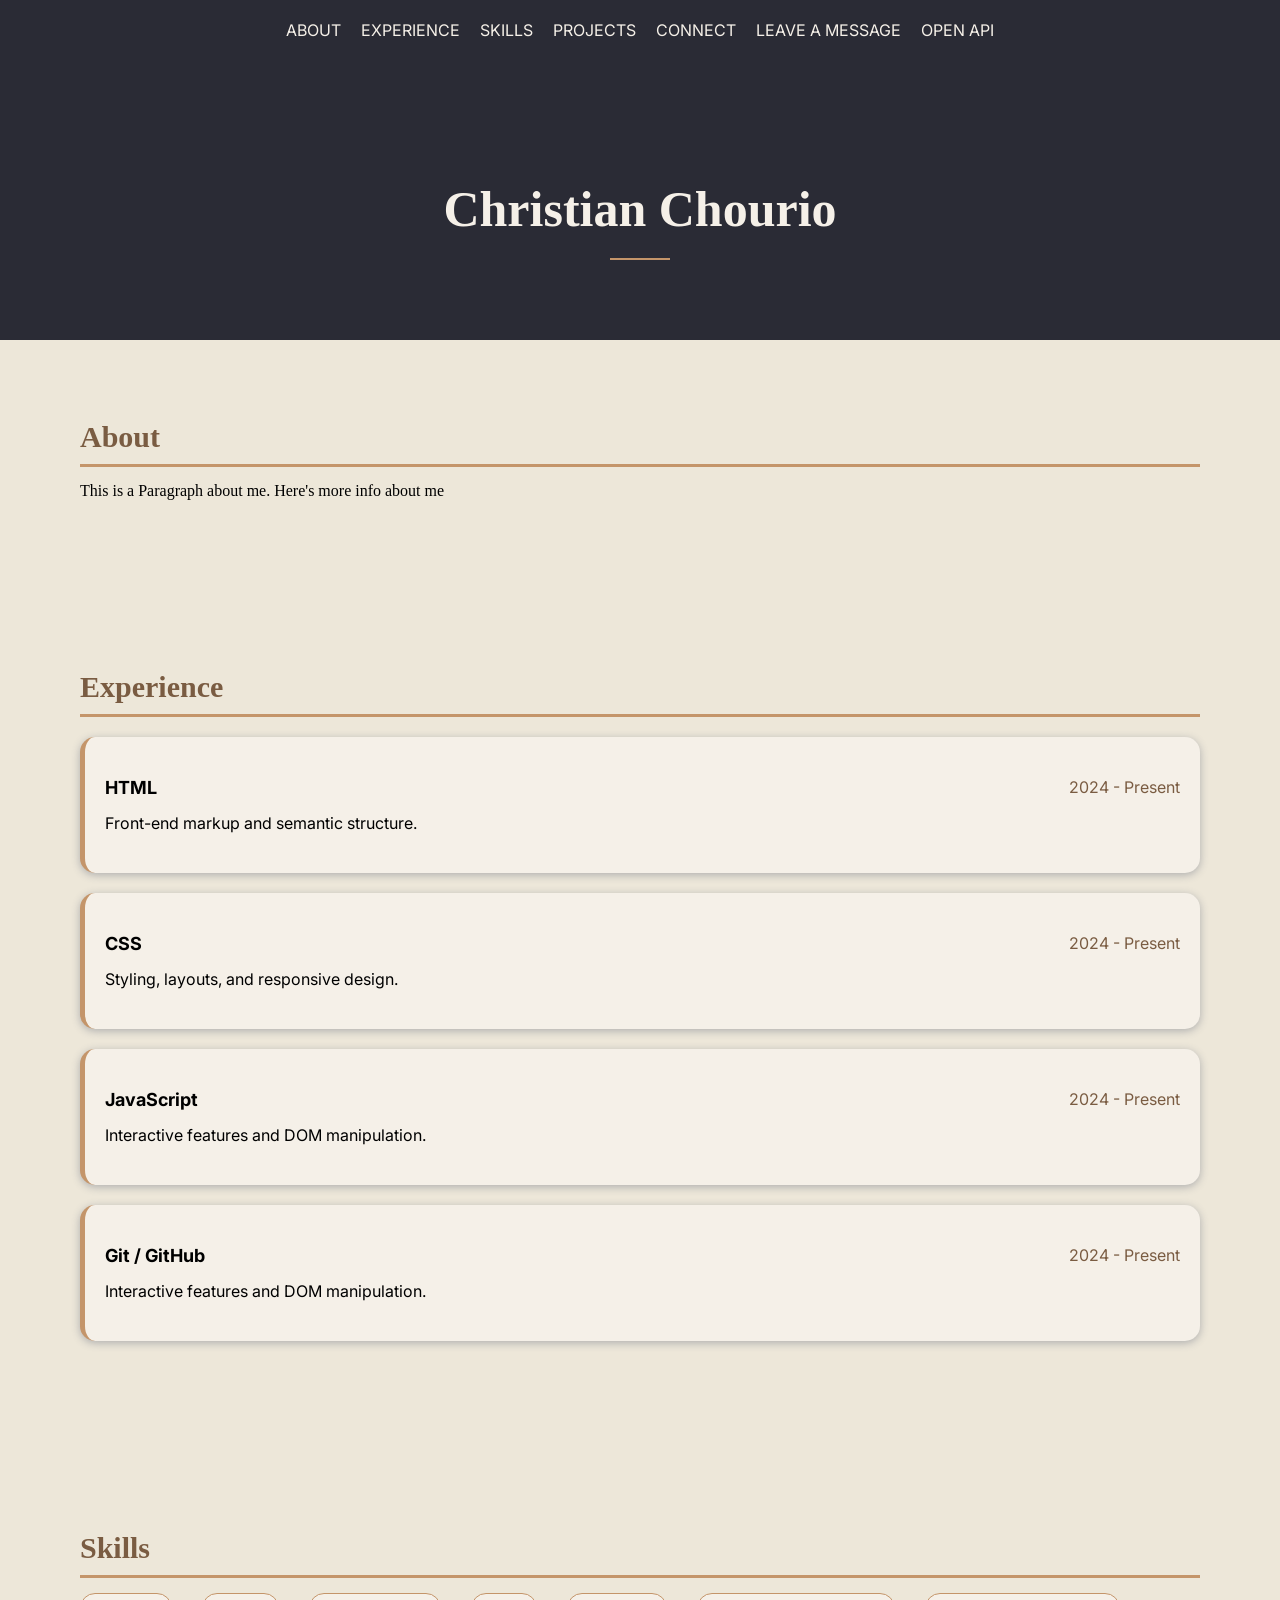
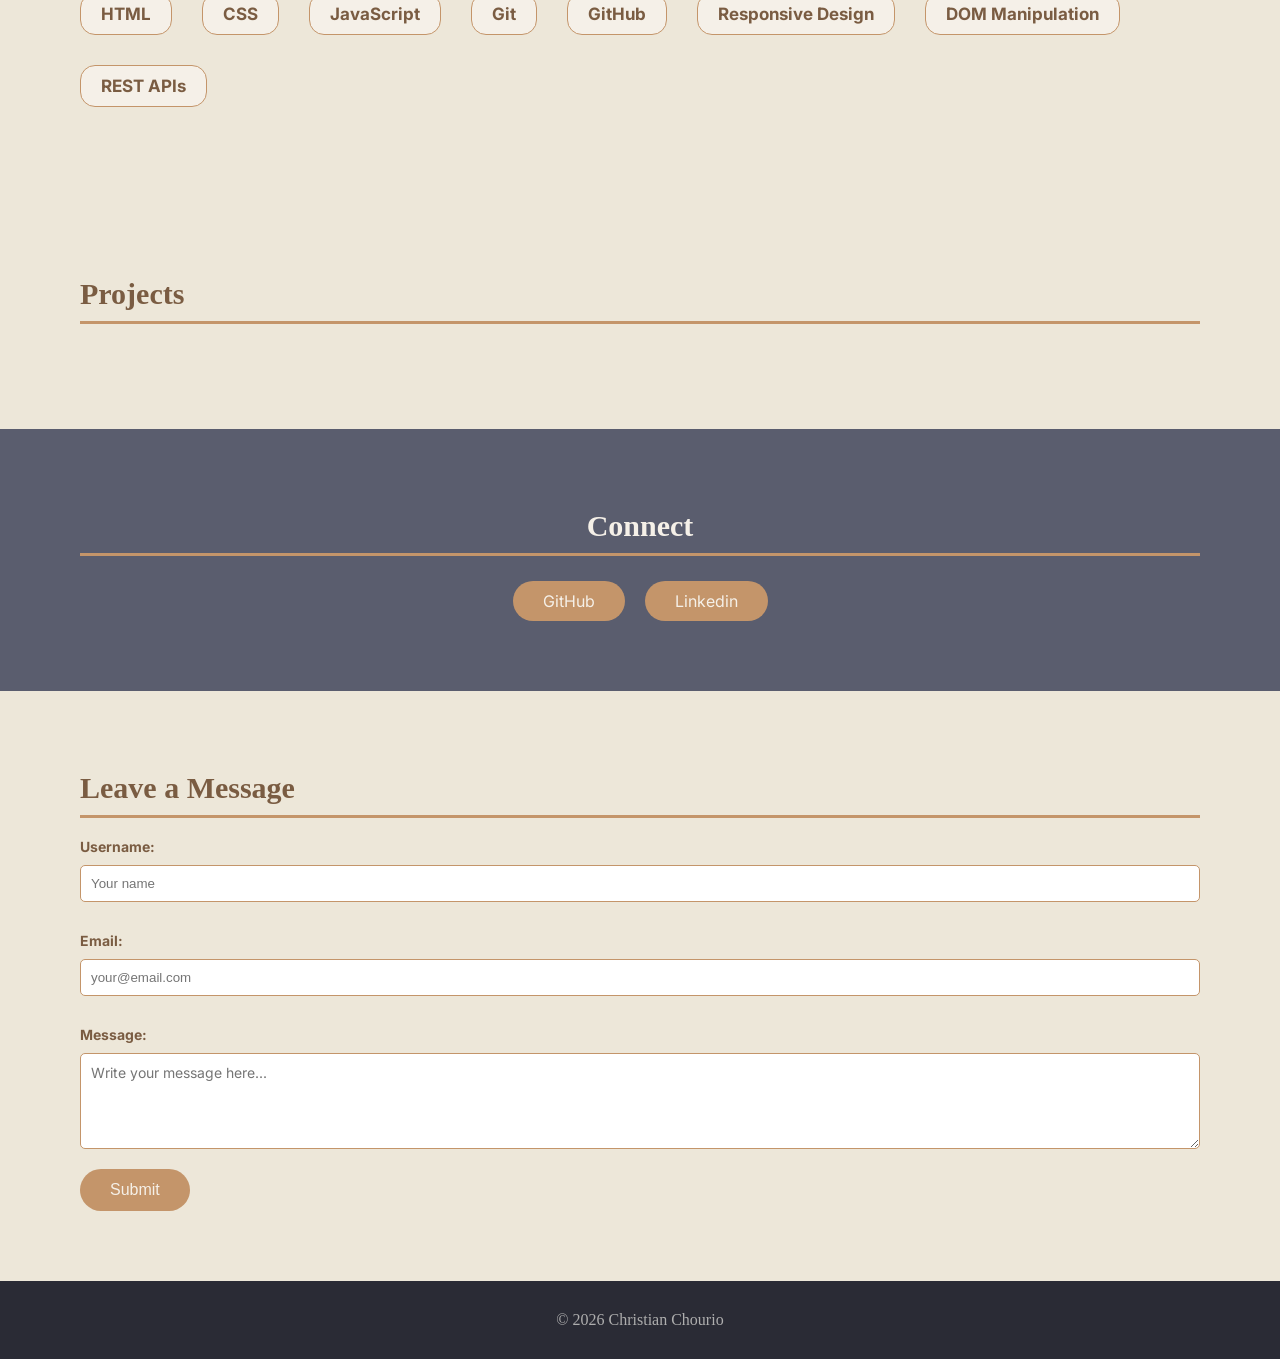
<file: index.html>
<!DOCTYPE html>
<html lang="en">

<head>
    <meta charset="UTF-8">
    <meta name="viewport" content="width=device-width, initial-scale=1.0">

    <title>Christian Chourio's Porfolio</title>

    <!-- Google Fonts -->
    <link rel="preconnect" href="https://fonts.googleapis.com">
    <link rel="preconnect" href="https://fonts.gstatic.com" crossorigin>
    <link href="https://fonts.googleapis.com/css2?family=Inter:ital,opsz,wght@0,14..32,100..900;1,14..32,100..900&display=swap"rel="stylesheet">

    <!-- Styles CSS -->
    <link rel="stylesheet" href="css/index.css">

</head>

<body>
    <nav>
        <a href="#about">About</a>
        <a href="#experience">Experience</a>
        <a href="#skills">Skills</a>
        <a href="#projects">Projects</a>
        <a href="#connect">Connect</a>
        <a href="#leaveMessage">Leave a Message</a>
        <a href="openapi.html">Open API</a>
    </nav>

    <header>
        <h1>Christian Chourio</h1>
        <div class="headerLine"></div>
    </header>

    <section id="about">
        <h2>About</h2>
        <div class="sectionLine"></div>
        <p>This is a Paragraph about me. Here's more info about me</p>
    </section>

    <section id="experience">
        <h2>Experience</h2>
        <div class="sectionLine"></div>
        <ul>
            <li>
                <div class="expHeader">
                    <div class="expTitle">HTML</div>
                    <div class="expDate">2024 - Present</div>
                </div>
                <p class="expDescription">Front-end markup and semantic structure.</p>
            </li>
            <li>
                <div class="expHeader">
                    <div class="expTitle">CSS</div>
                    <div class="expDate">2024 - Present</div>
                </div>
                <p class="expDescription">Styling, layouts, and responsive design.</p>
            </li>
            <li>
                <div class="expHeader">
                    <div class="expTitle">JavaScript</div>
                    <div class="expDate">2024 - Present</div>
                </div>
                <p class="expDescription">Interactive features and DOM manipulation.</p>
            </li>
            <li>
                <div class="expHeader">
                    <div class="expTitle">Git / GitHub</div>
                    <div class="expDate">2024 - Present</div>
                </div>
                <p class="expDescription">Interactive features and DOM manipulation.</p>
            </li>
        </ul>
    </section>

    <section id="skills">
        <h2>Skills</h2>
        <div class="sectionLine"></div>
        <ul></ul>
    </section>

    <section id="projects">
        <h2>Projects</h2>
        <div class="sectionLine"></div>
        <ul></ul>
    </section>

    <section id="connect">
        <h2>Connect</h2>
        <div class="sectionLine"></div>
        <ul>
            <li><a target="_blank" href="https://github.com/cchourio">GitHub</a></li>
            <li><a target="_blank" href="https://www.linkedin.com/in/christian-chourio-2a623574/?locale=en">Linkedin</a>
            </li>
        </ul>
    </section>

    <section id="leaveMessage">
        <h2>Leave a Message</h2>
        <div class="sectionLine"></div>
        <form name="leave_message">
            <label>Username: <input type="text" name="usersName" required placeholder="Your name"> </label>
            <label>Email: <input id="usersEmail" type="text" name="usersEmail" required placeholder="your@email.com">
            </label>
            <label>Message: <textarea id="usersMessage" name="usersMessage" required
                    placeholder="Write your message here..."></textarea></label>
            <button>Submit</button>
        </form>
    </section>

    <section id="messages">
        <ul></ul>
    </section>

    <footer> </footer>

    <script src="js/index.js"></script>

</body>

</html>
</file>
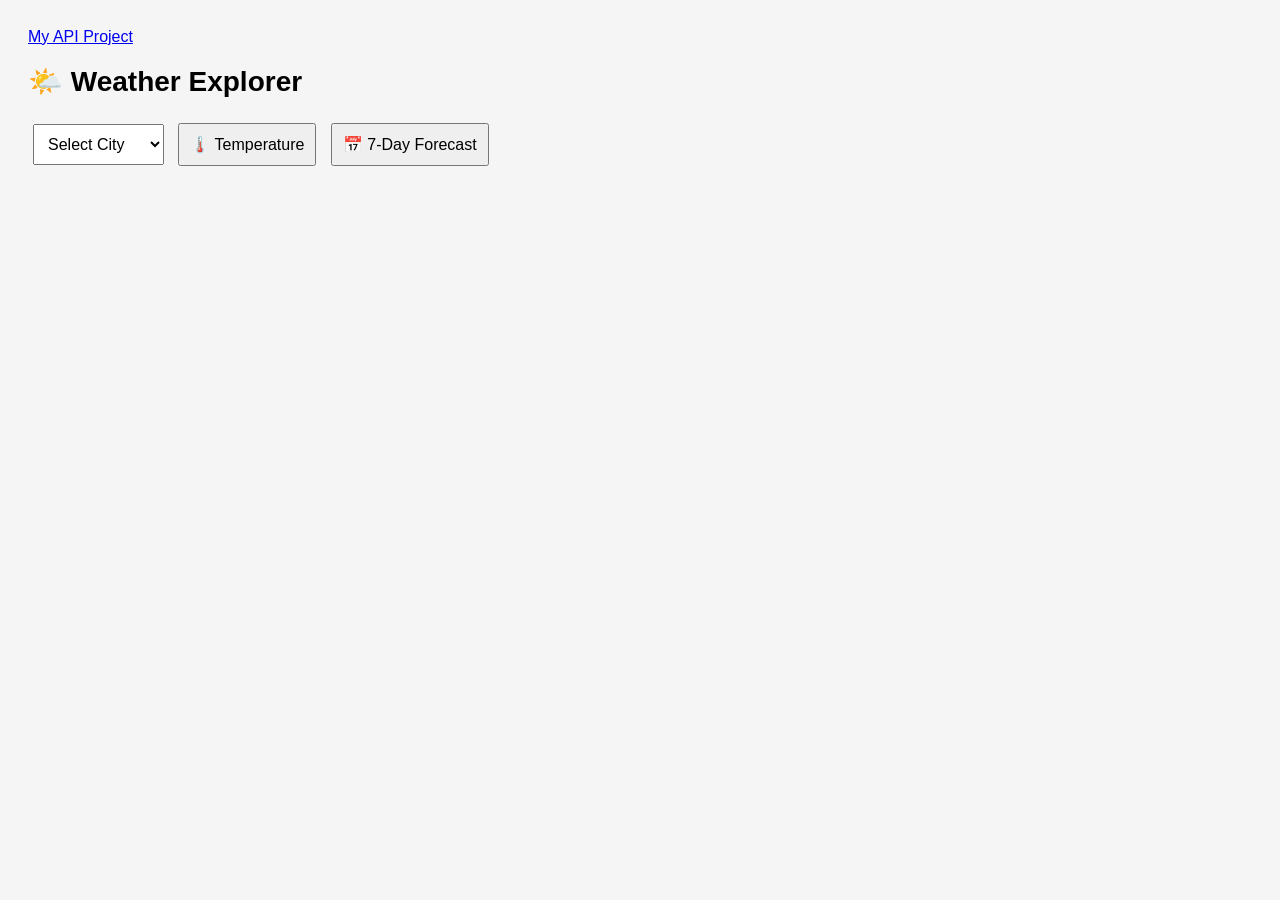
<file: openapi.html>
<!DOCTYPE html>
<html lang="en">
<head>
    <meta charset="UTF-8">
    <meta name="viewport" content="width=device-width, initial-scale=1.0">
    <title>Open API</title>

    <link rel="stylesheet" href="css/openapi.css">
</head>
<body>

    <nav>
        <a href="index.html">My API Project</a>
    </nav>

    <h1>🌤️ Weather Explorer</h1>

    <form>
        <select name="city">  
            <option value="">Select City</option>
            <option value="New York">New York</option>
            <option value="Miami">Miami</option>
            <option value="Los Angeles">Los Angeles</option>
            <option value="Chicago">Chicago</option>
            <option value="Atlanta">Atlanta</option>
        </select>
        <button type="submit" id="temperature">🌡️ Temperature</button>
        <button type="submit" id="conditions">📅 7-Day Forecast</button>
    </form>

    <div id="result" style="display: none;">
        <h2 id="cityName"></h2>
        <p id="resultValue"></p>
        <p id="resultSub"></p>
        <div id="forecast" style="display: none;"></div>
    </div>


    <script src="js/openapi.js"></script>
</body>
</html>
</file>
<file: css/index.css>
* {
    padding: 0;
    margin: 0;
    box-sizing: border-box;
    /* outline: none; */
}  

:root {
    --cream:   #f5f0e8;
    --warm-bg: #ede7d9;
    --earth:   #c4956a;   /* warm skin/brown from image */
    --deep:    #7a5c42;   /* darker brown */
    --slate:   #5a5d6e;   /* blue-grey from shirt */
    --charcoal:#2a2b35;   /* near-black background from image */
    --accent:  #c0553a;   /* editorial red accent */
    --text:    #1c1a16;
    --muted:   #8a8070;
    --shadow:  #aeaeae;
}

html {
    scrollbar-width: auto;
    scrollbar-color: var(--earth) var(--cream); /* thumb track */
}

body {
    background: var(--warm-bg);
}

img.headerImage {
    position: fixed;
    top: 0;
    left: 0;
    width: 100%;
    height: auto;
    display: inline-block;
}

/* Section Nav */
nav {
    /* position: fixed; */
    /* width: 100%; */
    padding: 20px 0px;
    background: var(--charcoal);
    font-family: "Inter", sans-serif;

    display: flex;
    flex-direction: row;
    gap: 20px;
    justify-content: center;

}

nav a{
    text-decoration: none;
    color: var(--cream);
    text-transform: uppercase;
    transition: color 0.5s;
}

nav a:hover {
    color: var(--earth);
}

/* Section Header */

header {
    background: var(--charcoal);
    padding-top: 120px;
    padding-bottom: 80px;
    display: flex;
    flex-direction: column;
    justify-content: center;
    align-items: center;
}

.headerLine {
    height: 2px;
    width: 60px;
    background: var(--earth);
    margin-top: 20px;
}

h1 {
    font-size: 50px;
    color: var(--cream);
}

h2 {
    color: var(--deep);
    font-size: 30px;
}

/* General Style section */

section {
    padding: 80px;
    margin-bottom: 10px; 
}

.sectionLine {
    height: 3px;
    width: 100%;
    background: var(--earth);
    margin-top: 10px;
    margin-bottom: 15px;
}

/* Section about */
#about {

}

/* Section Experience */
#experience {

}

#experience ul {
    list-style: none;
    font-family: "Inter", sans-serif;
}

#experience ul li {
    background: var(--cream);
    margin: 20px 0px;
    padding: 40px 20px;
    border-radius: 15px;
    box-shadow: 0px 2px 8px var(--shadow);
    border-left: 5px solid var(--earth);
}

.expHeader {
    display: flex;
    justify-content: space-between;
}
.expTitle {
    font-size: 18px;
    font-weight: bold;
}
.expDate {
    color: var(--deep);
}
.expDescription {
    margin-top: 15px;
}

/* Section Skills */

#skills ul {
    max-width: 100%;
    display: flex;
    flex-wrap: wrap;
    gap: 30px;
}

#skills ul li {
    list-style: none;
    background: var(--cream);
    padding: 10px 20px;
    border: 1px solid var(--earth);
    border-radius: 15px;
    font-family: "Inter", sans-serif;
    font-weight: bold;
    font-size: 17px;
    color: var(--deep);
    transition: all 0.5s;
    cursor: pointer;
}

#skills ul li:hover {
    background: var(--earth);
    border: 1px solid var(--earth);
    color: var(--cream);
}

/* Projects */
#projects ul {
    max-width: 100%;
    display: flex;
    flex-wrap: wrap;
    gap: 30px;
}

#projects ul li {
    list-style: none;
    background: var(--cream);
    padding: 10px 20px;
    border: 1px solid var(--earth);
    border-radius: 15px;
    font-family: "Inter", sans-serif;
    font-weight: bold;
    font-size: 17px;
    color: var(--deep);
    transition: all 0.5s;
    cursor: pointer;
}

#projects ul li:hover {
    background: var(--earth);
    border: 1px solid var(--earth);
    color: var(--cream);
}

#projects ul li a {
    transition: all 0.5s;
    text-decoration: none;
    color: var(--deep);
}

#projects ul li a:hover {
    color: var(--cream);
}

/* Section Connect */
#connect {
    background: var(--slate);
    margin-bottom: 0px;
}

#connect h2 {
    color: var(--cream);
    text-align: center;
}

#connect ul {
    list-style: none;

    display: flex;
    justify-content: center;
    gap: 20px;
    font-family: "Inter", sans-serif;
}

#connect ul li {
    margin-top: 20px;
}

#connect ul li a {
    text-decoration: none;
    color: var(--cream);
    background: var(--earth);
    padding: 10px 30px;
    border-radius: 55px;
}

#connect ul li a:hover {
    background: var(--deep);
}

/* leaveMessage */
#leaveMessage {
    padding-bottom: 30px;
}

#leaveMessage form label{
    display: flex;
    flex-direction: column;
    color: var(--deep);
    font-family: "Inter", sans-serif;
    font-weight: bold;
    margin: 20px 0px;
    font-size: 14px;
}

#leaveMessage form input {
    padding: 10px 10px;
    border: 1px solid var(--earth);
    margin: 10px 0px;
    transition: all .2s;
    border-radius: 5px;
}

#leaveMessage form textarea {
    margin-top: 10px;
    border: 1px solid var(--earth);
    padding: 0px 10px;
    padding-top: 10px;
    padding-bottom: 50px;
    font-family: "Inter", sans-serif;
    font-size: 14px;
    border-radius: 5px;
}

#leaveMessage button { 
    padding: 12px 30px;
    border: none;
    border-radius: 55px;
    background: var(--earth);
    color: var(--cream);
    font-size: 16px;
    cursor: pointer;
}

#leaveMessage button:hover {
    background: var(--deep);
}

/* Messages */
#messages {
    font-size: 18px;
    padding-top: 0px;
    padding-bottom: 20px;
}

#messages ul li{

    display: flex;
    flex-direction: column;
    list-style: none;

    background: var(--cream);
    margin: 20px 0px;
    padding: 40px 20px;
    border-radius: 15px;
    box-shadow: 0px 2px 8px var(--shadow);
    border-left: 5px solid var(--earth);
}

#messages ul li a {
    text-decoration: none;
    color: var(--earth);
}

#messages ul li a:hover {
    text-decoration: none;
    color: var(--deep);
}

#messages ul li span {
    margin-top: 10px;
}

#messages ul li button {
    font-size: 17px;
    margin-top: 10px;
    border: none;
    border: 1px solid var(--accent);
    border-radius: 55px;
    color: var(--accent);
    background: var(--cream);
    padding: 10px 10px;
    transition: all .2s;
}

#messages ul li button:hover {
    margin-top: 10px;
    border: none;
    border: 1px solid var(--accent);
    border-radius: 55px;
    color: var(--cream);
    background: var(--accent);
    padding: 10px 10px;
}

/* Footer */
footer {
    background: var(--charcoal);
    padding: 30px 0px;
    color: var(--shadow);
    text-align: center;
}
</file>
<file: css/openapi.css>
body {
    font-family: Arial, sans-serif;
    padding: 20px;
    background: #f5f5f5;
}

h1 {
    font-size: 28px;
    margin-bottom: 20px;
}

select, button {
    padding: 10px;
    font-size: 16px;
    margin: 5px;
}

#result {
    background: white;
    padding: 20px;
    margin-top: 20px;
    border-radius: 8px;
}

#cityName {
    font-size: 20px;
    font-weight: bold;
    margin-bottom: 15px;
}

#resultValue {
    font-size: 48px;
    margin: 10px 0;
}

#resultSub {
    font-size: 16px;
    color: #666;
}
</file>
